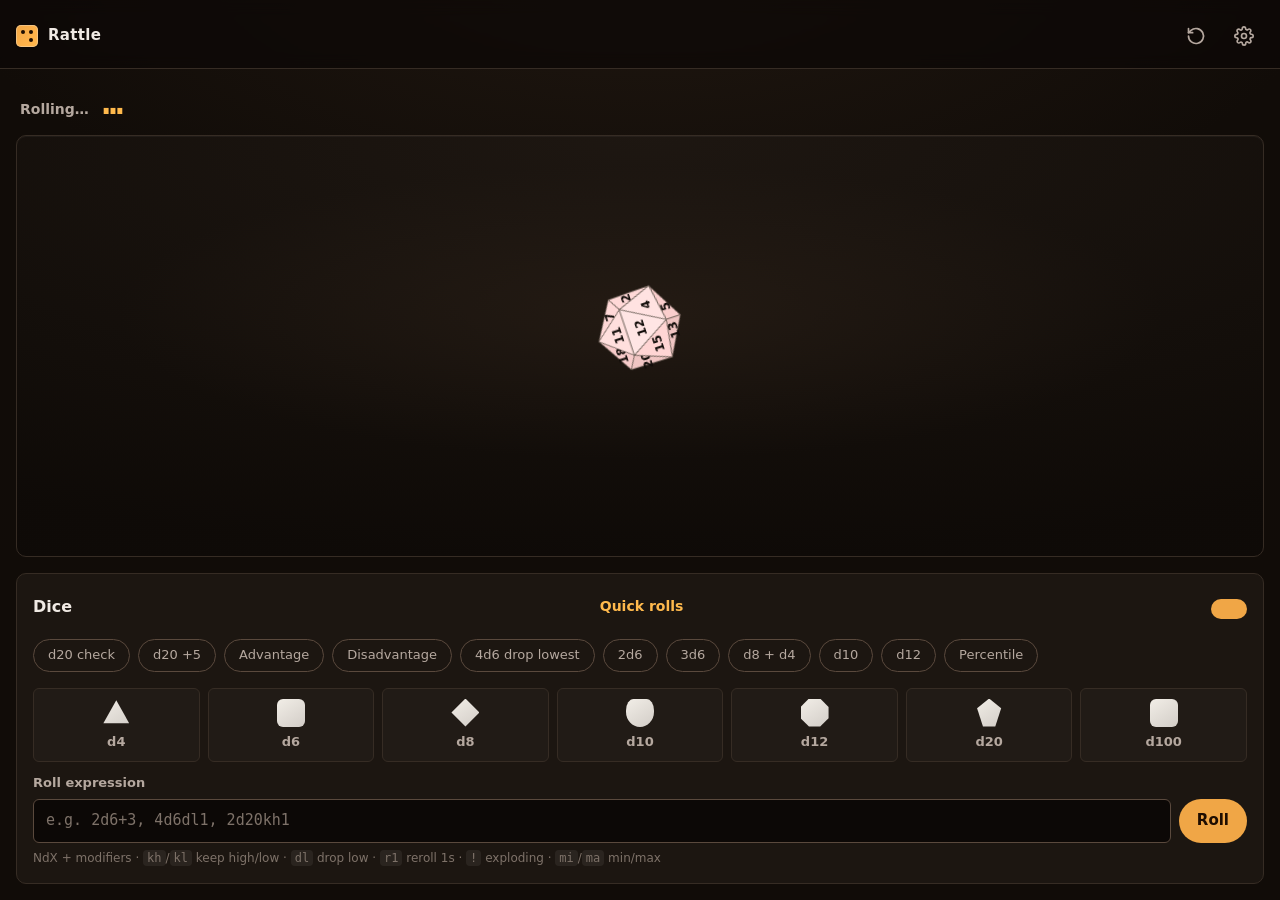
<file: index.html>
<!doctype html>
<html lang="en">
<head>
  <meta charset="utf-8">
  <meta name="viewport" content="width=device-width, initial-scale=1, viewport-fit=cover">
  <title>Rattle — tabletop dice</title>
  <meta name="description" content="A dice app for tabletop games. Roll any polyhedral dice, pools, and dice expressions with full, minimal, or no animation.">
  <link rel="icon" href="data:image/svg+xml,<svg xmlns=%22http://www.w3.org/2000/svg%22 viewBox=%220 0 100 100%22><text y=%22.9em%22 font-size=%2290%22>🎲</text></svg>">
  <link rel="stylesheet" href="styles.css">
</head>
<body>
  <div class="app" id="app">
    <!-- Header: brand + settings -->
    <header class="topbar">
      <div class="brand">
        <span class="brand-mark" aria-hidden="true"></span>
        <span class="brand-name">Rattle</span>
      </div>
      <div class="topbar-actions">
        <button class="icon-btn" id="history-toggle" aria-expanded="false" aria-controls="history-panel" title="Roll history" aria-label="Open roll history">
          <svg viewBox="0 0 24 24" width="20" height="20" fill="none" stroke="currentColor" stroke-width="2" stroke-linecap="round" stroke-linejoin="round" aria-hidden="true">
            <path d="M3 12a9 9 0 1 0 3-6.7L3 8"/><path d="M3 3v5h5"/>
          </svg>
          <span class="count-badge" id="history-count" hidden>0</span>
        </button>
        <button class="icon-btn" id="settings-toggle" aria-expanded="false" aria-controls="settings-panel" title="Settings" aria-label="Open settings">
          <svg viewBox="0 0 24 24" width="20" height="20" fill="none" stroke="currentColor" stroke-width="2" stroke-linecap="round" stroke-linejoin="round" aria-hidden="true">
            <circle cx="12" cy="12" r="3"/><path d="M19.4 15a1.65 1.65 0 0 0 .33 1.82l.06.06a2 2 0 1 1-2.83 2.83l-.06-.06a1.65 1.65 0 0 0-1.82-.33 1.65 1.65 0 0 0-1 1.51V21a2 2 0 1 1-4 0v-.09a1.65 1.65 0 0 0-1-1.51 1.65 1.65 0 0 0-1.82.33l-.06.06a2 2 0 1 1-2.83-2.83l.06-.06a1.65 1.65 0 0 0 .33-1.82 1.65 1.65 0 0 0-1.51-1H3a2 2 0 1 1 0-4h.09a1.65 1.65 0 0 0 1.51-1 1.65 1.65 0 0 0-.33-1.82l-.06-.06a2 2 0 1 1 2.83-2.83l.06.06a1.65 1.65 0 0 0 1.82.33h0a1.65 1.65 0 0 0 1-1.51V3a2 2 0 1 1 4 0v.09a1.65 1.65 0 0 0 1 1.51h0a1.65 1.65 0 0 0 1.82-.33l.06-.06a2 2 0 1 1 2.83 2.83l-.06.06a1.65 1.65 0 0 0-.33 1.82v0a1.65 1.65 0 0 0 1.51 1H21a2 2 0 1 1 0 4h-.09a1.65 1.65 0 0 0-1.51 1z"/>
          </svg>
        </button>
      </div>
    </header>

    <!-- Main working field: result readout + dice stage -->
    <main class="workbench" id="workbench">
      <section class="readout" aria-live="polite" aria-label="Last roll result">
        <div class="readout-summary">
          <span class="readout-label" id="result-label">Roll a die</span>
          <span class="readout-value" id="result-value" aria-hidden="true">—</span>
        </div>
        <div class="readout-detail" id="result-detail"></div>
      </section>

      <section class="stage" id="stage" aria-label="Dice table">
        <div class="stage-inner" id="stage-inner">
          <p class="stage-empty" id="stage-empty">Pick a die and roll it.</p>
          <div class="dice-field" id="dice-field"></div>
          <div class="table-glow" id="table-glow" aria-hidden="true"></div>
        </div>
      </section>

      <!-- Dice tray: the operate surface -->
      <section class="tray" aria-label="Dice tray">
        <div class="tray-head" id="tray-head">
          <h2 class="tray-title" id="tray-title">Dice</h2>
          <button class="text-btn" id="quick-select" aria-expanded="false" aria-controls="quick-list">Quick rolls</button>
        </div>
        <div class="quick-list" id="quick-list" hidden>
          <button class="chip" data-expr="1d20">d20 check</button>
          <button class="chip" data-expr="1d20+5">d20 +5</button>
          <button class="chip" data-expr="2d20kh1">Advantage</button>
          <button class="chip" data-expr="2d20kl1">Disadvantage</button>
          <button class="chip" data-expr="4d6dl1">4d6 drop lowest</button>
          <button class="chip" data-expr="2d6">2d6</button>
          <button class="chip" data-expr="3d6">3d6</button>
          <button class="chip" data-expr="1d8+1d4">d8 + d4</button>
          <button class="chip" data-expr="1d10">d10</button>
          <button class="chip" data-expr="1d12">d12</button>
          <button class="chip" data-expr="1d100">Percentile</button>
        </div>
        <div class="die-tray" id="die-tray" role="list" aria-label="Available dice"></div>

        <!-- Expression roller -->
        <form class="expr-form" id="expr-form">
          <label class="expr-label" for="expr-input">Roll expression</label>
          <div class="expr-row">
            <input type="text" id="expr-input" class="expr-input" inputmode="text" autocomplete="off" spellcheck="false"
                   placeholder="e.g. 2d6+3, 4d6dl1, 2d20kh1" aria-describedby="expr-help">
            <button type="submit" class="btn btn-primary" id="expr-roll">Roll</button>
          </div>
          <p class="expr-help" id="expr-help">
            NdX + modifiers · <code>kh</code>/<code>kl</code> keep high/low · <code>dl</code> drop low ·
            <code>r1</code> reroll 1s · <code>!</code> exploding · <code>mi</code>/<code>ma</code> min/max
          </p>
        </form>
      </section>
    </main>

    <!-- History panel (right rail on desktop, overlay on mobile) -->
    <aside class="panel panel-right" id="history-panel" aria-label="Roll history" hidden>
      <div class="panel-head">
        <h2 class="panel-title">History</h2>
        <button class="icon-btn" data-close-panel="history" aria-label="Close history">
          <svg viewBox="0 0 24 24" width="20" height="20" fill="none" stroke="currentColor" stroke-width="2" stroke-linecap="round" aria-hidden="true"><path d="M18 6 6 18M6 6l12 12"/></svg>
        </button>
      </div>
      <ul class="history-list" id="history-list"></ul>
      <button class="text-btn panel-clear" id="history-clear">Clear history</button>
    </aside>

    <!-- Settings panel -->
    <aside class="panel panel-right" id="settings-panel" aria-label="Settings" hidden>
      <div class="panel-head">
        <h2 class="panel-title">Settings</h2>
        <button class="icon-btn" data-close-panel="settings" aria-label="Close settings">
          <svg viewBox="0 0 24 24" width="20" height="20" fill="none" stroke="currentColor" stroke-width="2" stroke-linecap="round" aria-hidden="true"><path d="M18 6 6 18M6 6l12 12"/></svg>
        </button>
      </div>
      <div class="settings-body">
        <fieldset class="setting">
          <legend class="setting-label">Animation</legend>
          <div class="seg" role="radiogroup" aria-label="Animation mode" id="anim-seg">
            <label class="seg-opt"><input type="radio" name="anim" value="full"><span>Full</span></label>
            <label class="seg-opt"><input type="radio" name="anim" value="minimal"><span>Minimal</span></label>
            <label class="seg-opt"><input type="radio" name="anim" value="none"><span>None</span></label>
          </div>
          <p class="setting-hint" id="anim-hint">Full tumbles dice across the table. Minimal spins a die in place. None rolls instantly.</p>
        </fieldset>
        <fieldset class="setting">
          <legend class="setting-label">Tray</legend>
          <label class="toggle-row">
            <span>Roll dice together</span>
            <input type="checkbox" id="roll-together">
          </label>
          <label class="toggle-row">
            <span>Sound effects</span>
            <input type="checkbox" id="sound-toggle">
          </label>
          <label class="toggle-row">
            <span>Shake to reroll <em class="toggle-note">(phone)</em></span>
            <input type="checkbox" id="shake-toggle">
          </label>
        </fieldset>
        <fieldset class="setting">
          <legend class="setting-label">Results</legend>
          <label class="toggle-row">
            <span>Auto-crit on natural 20</span>
            <input type="checkbox" id="crit-toggle">
          </label>
          <label class="toggle-row">
            <span>Auto-fumble on natural 1</span>
            <input type="checkbox" id="fumble-toggle">
          </label>
        </fieldset>
        <p class="settings-note">Settings and history are stored in your browser only.</p>
      </div>
    </aside>

    <!-- Backdrop for mobile panels -->
    <div class="scrim" id="scrim" hidden></div>
  </div>

  <script src="app.js" defer></script>
</body>
</html>
</file>
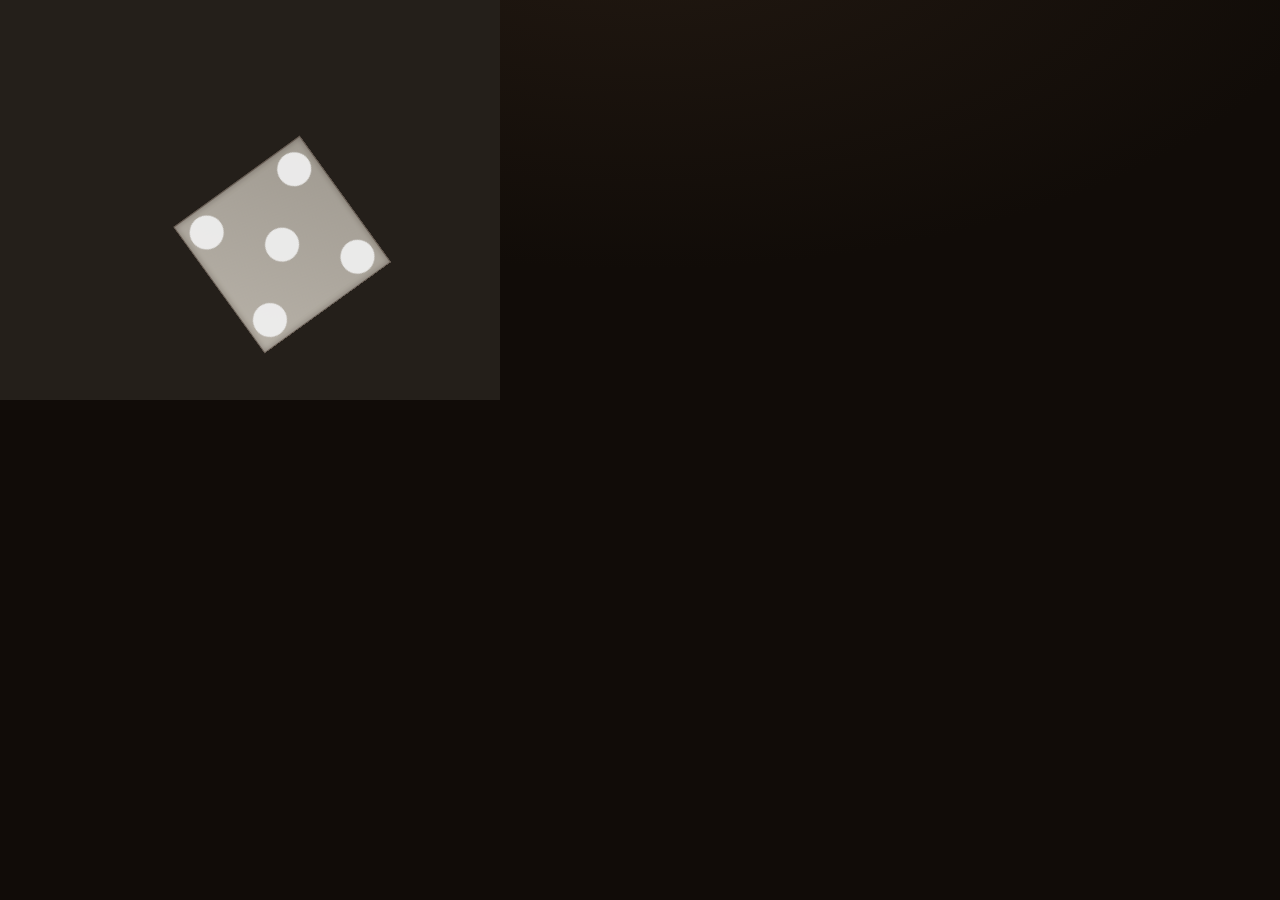
<file: gt3.html>
<!doctype html><html><head><link rel="stylesheet" href="styles.css"></head><body>
<div id="stage" style="position:relative;width:500px;height:400px;background:#241f1a;"><div id="dice-field" style="position:absolute;inset:0;perspective:1000px;"></div></div>
<script src="app.js"></script>
<script>
function run() {
  const field = document.getElementById('dice-field');
  // For a single die settled at center, find the face painted on top by
  // checking which face's projected polygon contains the center point,
  // then pick the one with the SMALLEST distance to the viewer (nearest).
  // distance from viewer (z=0 at face plane): world z of face centroid.
  function topFace(it, t) {
    const S = it.settle;
    // world normal and centroid of each face under the settle
    let best = null, bestZ = -Infinity;
    for (const f of GEOMETRY[it.type === 'd10t' ? 'd10t' : it.rot.className.includes('d10t') ? 'd10t' : it.rot.className.replace('die-rotator die-', '')].faces) {
      // centroid
      const c = f.verts.reduce((a, v) => [a[0]+v[0], a[1]+v[1], a[2]+v[2]], [0,0,0]).map(x => x / f.verts.length);
      // world centroid = S * c (row-vector convention)
      const wc = [
        S[0][0]*c[0] + S[0][1]*c[1] + S[0][2]*c[2],
        S[1][0]*c[0] + S[1][1]*c[1] + S[1][2]*c[2],
        S[2][0]*c[0] + S[2][1]*c[1] + S[2][2]*c[2]
      ];
      if (wc[2] > bestZ) { bestZ = wc[2]; best = f.value; }
    }
    return best;
  }
  const results = {};
  for (const t of ['d6','d20']) {
    let match = 0, n = 200;
    for (let i = 0; i < n; i++) {
      field.innerHTML = '';
      const v = rollExpression(parseExpr('1' + t)).groups[0].dies[0].value;
      const it = buildDie(t, v, 110);
      it.actor.style.setProperty('--die-size', '110px');
      field.appendChild(it.actor);
      settleActor(it.actor, it.rot, it.settle, { x: 0, y: 0 });
      const top = topFace(it);
      if (top === v) match++;
    }
    results[t] = match + '/' + n;
  }
  console.log('ROW-CONV ' + JSON.stringify(results));
}
run();
</script></body></html>
</file>
<file: styles.css>
/* ============================================================
   Rattle — dice app design system
   Dark felt-table surface, warm amber accent, product register.
   ============================================================ */

:root {
  /* surfaces — dark felt, tinted warm toward the amber accent */
  --bg: oklch(0.16 0.012 60);
  --bg-raised: oklch(0.205 0.014 60);
  --bg-panel: oklch(0.185 0.013 60);
  --border: oklch(0.3 0.02 60);
  --border-strong: oklch(0.42 0.03 60);

  /* text */
  --text: oklch(0.94 0.01 70);
  --text-muted: oklch(0.74 0.02 60);
  --text-faint: oklch(0.56 0.02 60);

  /* accent — gambler's amber */
  --accent: oklch(0.78 0.14 70);
  --accent-strong: oklch(0.84 0.15 72);
  --accent-ink: oklch(0.18 0.04 60);
  --accent-dim: oklch(0.3 0.05 65);

  /* state colors */
  --crit: oklch(0.78 0.16 150);
  --fumble: oklch(0.66 0.19 25);

  /* dice faces — warm ivory pips on dark bodies */
  --die-body: oklch(0.24 0.015 60);
  --die-face-light: oklch(0.92 0.01 80);
  --die-face-dark: oklch(0.62 0.02 60);

  /* spacing scale: 1/4/9 units */
  --s1: 4px;
  --s4: 16px;
  --s9: 36px;

  --radius: 10px;
  --radius-sm: 6px;
  --font-ui: system-ui, -apple-system, "Segoe UI", Roboto, "Helvetica Neue", sans-serif;
  --font-num: ui-monospace, "SF Mono", "Cascadia Mono", Menlo, Consolas, monospace;
}

* { box-sizing: border-box; }
html, body { height: 100%; }
body {
  margin: 0;
  font-family: var(--font-ui);
  font-size: 15px;
  line-height: 1.45;
  color: var(--text);
  background:
    radial-gradient(1200px 600px at 50% -10%, oklch(0.22 0.02 60) 0%, transparent 60%),
    var(--bg);
  -webkit-font-smoothing: antialiased;
}

button { font: inherit; color: inherit; background: none; border: none; padding: 0; cursor: pointer; }
input { font: inherit; color: inherit; }

:focus-visible {
  outline: 2px solid var(--accent);
  outline-offset: 2px;
  border-radius: var(--radius-sm);
}

/* ---------------- layout ---------------- */
.app {
  display: grid;
  grid-template-rows: auto 1fr;
  height: 100dvh;
  height: 100svh; /* fallback that accounts for browser chrome collapse */
  overflow: hidden;
}

.topbar {
  display: flex;
  align-items: center;
  justify-content: space-between;
  padding: calc(env(safe-area-inset-top, 0px) + var(--s4)) var(--s4) calc(var(--s4) - 4px);
  border-bottom: 1px solid var(--border);
  background: oklch(0.14 0.01 60 / 0.7);
  backdrop-filter: blur(8px);
  z-index: 5;
}
.brand { display: flex; align-items: center; gap: 10px; }
.brand-mark {
  width: 22px; height: 22px;
  border-radius: 5px;
  background:
    linear-gradient(135deg, var(--accent) 0%, var(--accent-strong) 100%);
  box-shadow: inset 0 0 0 1px oklch(0.9 0.05 75 / 0.5), 0 1px 2px oklch(0 0 0 / 0.4);
  position: relative;
}
.brand-mark::before, .brand-mark::after {
  content: ""; position: absolute; width: 4px; height: 4px; border-radius: 50%;
  background: var(--accent-ink);
}
.brand-mark::before { top: 5px; left: 5px; }
.brand-mark::after { top: 5px; right: 5px; box-shadow: 0 8px 0 var(--accent-ink); }
.brand-name { font-weight: 700; letter-spacing: 0.02em; }

.topbar-actions { display: flex; gap: 8px; }
.icon-btn {
  display: inline-flex; align-items: center; justify-content: center;
  width: 40px; height: 40px;
  border-radius: 50%;
  color: var(--text-muted);
  transition: background 150ms ease-out, color 150ms ease-out;
  position: relative;
}
.icon-btn:hover { background: oklch(1 0 0 / 0.07); color: var(--text); }
.icon-btn:active { transform: scale(0.96); }
.count-badge {
  position: absolute; top: 2px; right: 2px;
  min-width: 16px; height: 16px; padding: 0 4px;
  border-radius: 8px;
  background: var(--accent); color: var(--accent-ink);
  font-size: 11px; font-weight: 700; line-height: 16px; text-align: center;
}

/* ---------------- workbench ---------------- */
.workbench {
  display: grid;
  grid-template-rows: auto 1fr auto;
  gap: var(--s4);
  padding: var(--s4);
  padding-bottom: calc(env(safe-area-inset-bottom, 0px) + var(--s4));
  min-height: 0;
}

/* readout */
.readout {
  display: flex; align-items: baseline; justify-content: space-between;
  gap: var(--s4);
  padding: 0 var(--s1);
}
.readout-summary { display: flex; align-items: baseline; gap: 14px; min-width: 0; }
.readout-label {
  color: var(--text-muted);
  font-size: 14px;
  font-weight: 600;
  white-space: nowrap;
  overflow: hidden;
  text-overflow: ellipsis;
}
.readout-label.is-special {
  color: var(--accent-strong);
  font-size: 15px;
  font-weight: 700;
}
.readout-value {
  font-family: var(--font-num);
  font-variant-numeric: tabular-nums;
  font-size: 34px;
  font-weight: 700;
  line-height: 1;
  color: var(--accent-strong);
}
.readout-value.is-spin { animation: value-pop 320ms cubic-bezier(0.34, 1.4, 0.5, 1); }
.readout-value.is-crit { color: var(--crit); }
.readout-value.is-fumble { color: var(--fumble); }
@keyframes value-pop {
  0% { transform: scale(0.8); opacity: 0.2; }
  60% { transform: scale(1.12); }
  100% { transform: scale(1); opacity: 1; }
}
.readout-detail {
  color: var(--text-muted);
  font-size: 13px;
  text-align: right;
  min-width: 0;
  overflow: hidden;
  text-overflow: ellipsis;
  white-space: nowrap;
}
.readout-detail s { color: var(--text-faint); text-decoration: line-through; }
.readout-detail b { color: var(--text); font-weight: 700; }

/* stage */
.stage {
  position: relative;
  border: 1px solid var(--border);
  border-radius: var(--radius);
  background:
    radial-gradient(100% 100% at 50% 0%, oklch(0.21 0.015 60) 0%, oklch(0.15 0.01 60) 100%);
  overflow: hidden;
  min-height: 280px;
  box-shadow: inset 0 1px 0 oklch(1 0 0 / 0.04);
}
.stage::after {
  content: "";
  position: absolute; inset: 0;
  border-radius: inherit;
  background: radial-gradient(60% 50% at 50% 42%, oklch(0.3 0.03 60 / 0.35) 0%, transparent 70%);
  pointer-events: none;
  z-index: 0;
}
.stage-inner { position: relative; width: 100%; height: 100%; }
.stage-empty {
  position: absolute; inset: 0;
  display: flex; align-items: center; justify-content: center;
  margin: 0;
  color: var(--text-faint);
  font-size: 15px;
}
.stage-empty[hidden] { display: none; }
.table-glow {
  position: absolute; left: 50%; bottom: -40%;
  width: 120%; height: 80%;
  transform: translateX(-50%);
  background: radial-gradient(50% 60% at 50% 50%, var(--accent-dim) 0%, transparent 70%);
  opacity: 0;
  transition: opacity 600ms ease-out;
  pointer-events: none;
}
.table-glow.is-lit { opacity: 0.5; }

/* dice field: perspective stage */
.dice-field {
  position: absolute; inset: 0;
  perspective: 1000px;
  perspective-origin: 50% 45%;
  z-index: 1;
}

/* die actors */
.die-actor {
  position: absolute;
  left: 50%; top: 50%;
  width: var(--die-size);
  height: var(--die-size);
  transform-style: preserve-3d;
  will-change: transform, opacity;
  opacity: 0;
}
.die-rotator {
  position: absolute; inset: 0;
  transform-style: preserve-3d;
}
.face {
  position: absolute;
  left: 0; top: 0;
  display: flex; align-items: center; justify-content: center;
  background: var(--shade, linear-gradient(145deg, oklch(0.97 0.01 80) 0%, oklch(0.87 0.01 70) 100%));
  border: 1px solid oklch(0.45 0.02 60 / 0.9);
  box-shadow: inset 0 0 6px oklch(0.35 0.02 60 / 0.45);
  color: oklch(0.16 0.01 55);
  font-weight: 700;
}
.face-num {
  font-family: var(--font-ui);
  font-weight: 800;
  line-height: 1;
  user-select: none;
}
.pips { position: absolute; inset: 0; }
.pips i {
  position: absolute;
  width: 22%; height: 22%;
  transform: translate(-50%, -50%);
  border-radius: 50%;
  background: var(--pip, oklch(0.18 0.01 60));
}

/* face tint per die type — hue is baked into --shade by the JS */
.die-rotator.die-d6 .face { background: var(--shade); }
.die-rotator.die-d8 .face,
.die-rotator.die-d10 .face,
.die-rotator.die-d10t .face,
.die-rotator.die-d12 .face,
.die-rotator.die-d20 .face,
.die-rotator.die-d4 .face { background: var(--shade); }

/* ---------------- tray ---------------- */
.tray {
  border: 1px solid var(--border);
  border-radius: var(--radius);
  background: var(--bg-raised);
  padding: var(--s4);
  display: grid;
  gap: 12px;
  overflow: visible;
}
.tray-head {
  display: flex; align-items: center; justify-content: space-between;
  gap: var(--s4);
}
.tray-title { margin: 0; font-size: 16px; font-weight: 700; }

.text-btn {
  color: var(--accent-strong);
  font-size: 14px; font-weight: 600;
  padding: 6px 8px; border-radius: var(--radius-sm);
  transition: background 150ms ease-out;
}
.text-btn:hover { background: oklch(1 0 0 / 0.07); }
.text-btn:active { transform: scale(0.97); }

.quick-list {
  display: flex; flex-wrap: wrap; gap: 8px;
  padding: 4px 0;
  animation: slide-down 180ms ease-out;
}
@keyframes slide-down { from { opacity: 0; transform: translateY(-4px); } to { opacity: 1; transform: none; } }
.chip {
  padding: 6px 14px;
  border: 1px solid var(--border-strong);
  border-radius: 999px;
  font-size: 13px; font-weight: 500;
  color: var(--text-muted);
  white-space: nowrap;
  transition: border-color 150ms ease-out, color 150ms ease-out, background 150ms ease-out;
}
.chip:hover { border-color: var(--accent); color: var(--text); background: oklch(1 0 0 / 0.04); }
.chip:active { transform: scale(0.97); }

/* die tray */
.die-tray { display: grid; grid-template-columns: repeat(7, 1fr); gap: 8px; }
@media (max-width: 720px) {
  .die-tray { grid-template-columns: repeat(4, 1fr); }
}
@media (max-width: 560px) {
  .die-tray { grid-template-columns: repeat(4, 1fr); }
}
.die-btn {
  display: flex; flex-direction: column; align-items: center; gap: 6px;
  padding: 10px 4px;
  border: 1px solid var(--border);
  border-radius: var(--radius-sm);
  background: oklch(1 0 0 / 0.02);
  transition: border-color 150ms ease-out, background 150ms ease-out, transform 100ms ease-out;
}
.die-btn:hover { border-color: var(--border-strong); background: oklch(1 0 0 / 0.05); }
.die-btn:active { transform: scale(0.97); }
.die-btn.is-selected { border-color: var(--accent); background: var(--accent-dim); }
.die-btn-glyph {
  width: 28px; height: 28px;
  border-radius: 6px;
  background: linear-gradient(145deg, oklch(0.95 0.01 80), oklch(0.85 0.01 70));
  position: relative;
}
.die-btn[data-type="d4"] .die-btn-glyph { clip-path: polygon(50% 6%, 96% 88%, 4% 88%); border-radius: 0; }
.die-btn[data-type="d8"] .die-btn-glyph { clip-path: polygon(50% 0%, 100% 50%, 50% 100%, 0% 50%); }
.die-btn[data-type="d10"] .die-btn-glyph { border-radius: 30% 30% 55% 55% / 45% 45% 60% 60%; transform: rotate(0deg); }
.die-btn[data-type="d12"] .die-btn-glyph { clip-path: polygon(30% 0%, 70% 0%, 100% 30%, 100% 70%, 70% 100%, 30% 100%, 0% 70%, 0% 30%); border-radius: 0; }
.die-btn[data-type="d20"] .die-btn-glyph { clip-path: polygon(50% 0%, 93% 35%, 72% 100%, 28% 100%, 7% 35%); }
.die-btn-label { font-size: 13px; font-weight: 700; color: var(--text-muted); }
.die-btn.is-selected .die-btn-label { color: var(--text); }

/* expression form */
.expr-form { display: grid; gap: 6px; }
.expr-label {
  font-size: 13px; font-weight: 600;
  color: var(--text-muted);
}
.expr-row { display: flex; gap: 8px; }
.expr-input {
  flex: 1;
  min-width: 0;
  padding: 10px 12px;
  border: 1px solid var(--border-strong);
  border-radius: var(--radius-sm);
  background: oklch(0.14 0.01 60);
  color: var(--text);
  font-family: var(--font-num);
  font-size: 15px;
  transition: border-color 150ms ease-out;
}
.expr-input::placeholder { color: var(--text-faint); }
.expr-input:focus-visible { outline: none; border-color: var(--accent); box-shadow: 0 0 0 3px var(--accent-dim); }
.expr-form.has-error .expr-input { border-color: var(--fumble); }
.expr-error {
  margin: 0; font-size: 13px;
  color: var(--fumble);
}
.expr-help {
  margin: 0;
  font-size: 12px;
  color: var(--text-faint);
  line-height: 1.5;
}
.expr-help code {
  font-family: var(--font-num);
  background: oklch(1 0 0 / 0.06);
  padding: 1px 4px; border-radius: 4px;
}

.btn {
  display: inline-flex; align-items: center; justify-content: center;
  padding: 10px 18px;
  border-radius: 999px;
  font-weight: 600;
  transition: transform 100ms ease-out, box-shadow 150ms ease-out, background 150ms ease-out;
  white-space: nowrap;
}
.btn:active { transform: scale(0.97); }
.btn-primary {
  background: var(--accent);
  color: var(--accent-ink);
}
.btn-primary:hover { background: var(--accent-strong); box-shadow: 0 2px 12px var(--accent-dim); }
.btn-roll-together { margin-top: 4px; }

/* ---------------- panels ---------------- */
.scrim {
  position: fixed; inset: 0;
  background: oklch(0 0 0 / 0.5);
  z-index: 40;
  animation: fade-in 180ms ease-out;
}
@keyframes fade-in { from { opacity: 0; } to { opacity: 1; } }
.panel {
  position: fixed; top: 0; right: 0; bottom: 0;
  width: min(360px, 92vw);
  background: var(--bg-panel);
  border-left: 1px solid var(--border);
  z-index: 50;
  display: flex; flex-direction: column;
  transform: translateX(102%);
  transition: transform 220ms cubic-bezier(0.32, 0.72, 0, 1);
  padding: var(--s4);
  gap: var(--s4);
  overflow-y: auto;
}
.panel.is-open { transform: none; }
.panel-head {
  display: flex; align-items: center; justify-content: space-between;
  padding-bottom: var(--s4);
  border-bottom: 1px solid var(--border);
}
.panel-title { margin: 0; font-size: 16px; font-weight: 700; }

.history-list {
  list-style: none; margin: 0; padding: 0;
  display: grid; gap: 6px;
}
.history-item {
  display: grid;
  grid-template-columns: 1fr auto;
  grid-template-areas: "expr total" "detail time";
  gap: 2px 12px;
  padding: 10px 12px;
  border-radius: var(--radius-sm);
  border: 1px solid transparent;
  cursor: pointer;
  transition: background 150ms ease-out, border-color 150ms ease-out;
}
.history-item:hover { background: oklch(1 0 0 / 0.05); border-color: var(--border); }
.history-expr { grid-area: expr; font-weight: 600; font-size: 14px; }
.history-detail { grid-area: detail; color: var(--text-faint); font-size: 12px; font-family: var(--font-num); overflow: hidden; text-overflow: ellipsis; white-space: nowrap; }
.history-total { grid-area: total; font-family: var(--font-num); font-weight: 700; font-size: 16px; color: var(--accent-strong); }
.history-time { grid-area: time; color: var(--text-faint); font-size: 12px; text-align: right; }
.history-empty { color: var(--text-faint); font-size: 14px; padding: 8px 0; }
.panel-clear { align-self: flex-start; }

/* settings */
.settings-body { display: grid; gap: var(--s4); }
.setting { border: none; margin: 0; padding: 0; display: grid; gap: 8px; }
.setting-label {
  font-size: 13px; font-weight: 600;
  color: var(--text-muted);
  padding: 0;
}
.setting-hint { margin: 0; font-size: 12px; color: var(--text-faint); }
.seg {
  display: grid; grid-template-columns: repeat(3, 1fr);
  gap: 4px;
  padding: 4px;
  border: 1px solid var(--border);
  border-radius: 999px;
  background: oklch(0.14 0.01 60);
}
.seg-opt input { position: absolute; opacity: 0; pointer-events: none; }
.seg-opt span {
  display: block; text-align: center;
  padding: 7px 4px;
  border-radius: 999px;
  font-size: 14px; font-weight: 600;
  color: var(--text-muted);
  cursor: pointer;
  transition: background 150ms ease-out, color 150ms ease-out;
}
.seg-opt input:checked + span {
  background: var(--accent); color: var(--accent-ink);
}
.seg-opt input:focus-visible + span { outline: 2px solid var(--accent); outline-offset: 2px; }
.toggle-row {
  display: flex; align-items: center; justify-content: space-between;
  gap: 12px;
  padding: 8px 0;
  font-size: 14px;
  cursor: pointer;
}
.toggle-note {
  font-style: normal;
  font-size: 12px;
  color: var(--text-faint);
  font-weight: 500;
}
.toggle-row input {
  appearance: none; -webkit-appearance: none;
  width: 44px; height: 26px;
  border-radius: 999px;
  background: oklch(0.3 0.02 60);
  position: relative;
  cursor: pointer;
  transition: background 150ms ease-out;
  flex: none;
}
.toggle-row input::after {
  content: "";
  position: absolute; top: 3px; left: 3px;
  width: 20px; height: 20px;
  border-radius: 50%;
  background: oklch(0.9 0.01 70);
  transition: transform 150ms ease-out;
}
.toggle-row input:checked { background: var(--accent); }
.toggle-row input:checked::after { transform: translateX(18px); background: var(--accent-ink); }
.toggle-row input:focus-visible { outline: 2px solid var(--accent); outline-offset: 2px; }
.settings-note { margin: 0; font-size: 12px; color: var(--text-faint); padding-top: var(--s4); border-top: 1px solid var(--border); }

/* ---------------- responsive ---------------- */
@media (max-width: 560px) {
  body { font-size: 14px; }
  .workbench {
    padding: var(--s4);
    gap: 12px;
    overflow-y: auto;
    -webkit-overflow-scrolling: touch;
  }
  .stage { min-height: 240px; }
  .readout-value { font-size: 28px; }
  .readout-detail { max-width: 60vw; }
}

@media (min-width: 900px) {
  .die-tray { grid-template-columns: repeat(7, 1fr); }
}

/* ---------------- reduced motion ---------------- */
@media (prefers-reduced-motion: reduce) {
  *, *::before, *::after {
    animation-duration: 0.01ms !important;
    animation-iteration-count: 1 !important;
    transition-duration: 0.01ms !important;
  }
  .readout-value.is-spin { animation: none; }
  .die-actor { opacity: 1; }
}
</file>
